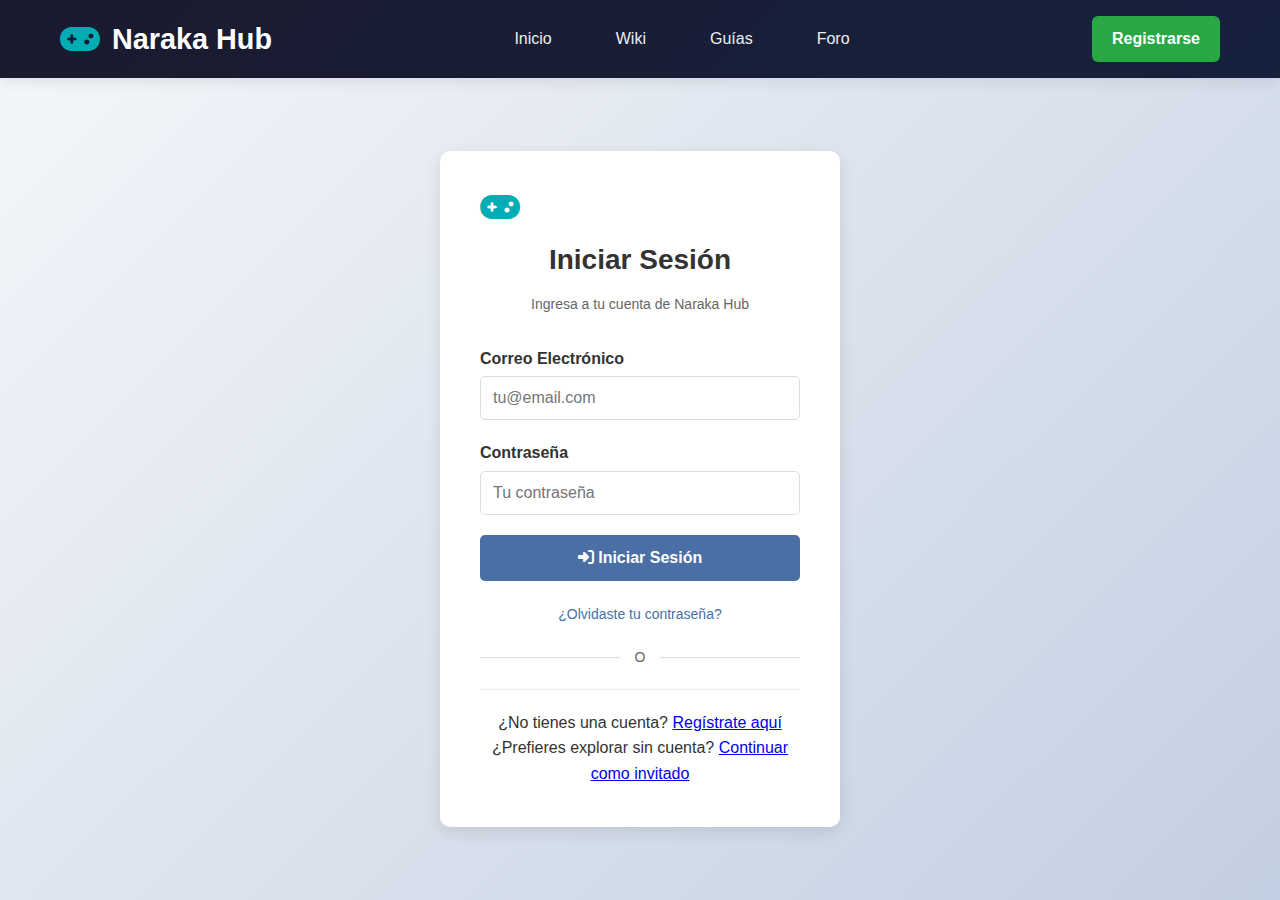
<file: login.html>
<!DOCTYPE html>
<html lang="es">
<head>
    <meta charset="UTF-8">
    <meta name="viewport" content="width=device-width, initial-scale=1.0">
    <title>Iniciar Sesión - Naraka Hub</title>
    <link rel="stylesheet" href="css/style.css">
    <link rel="stylesheet" href="https://cdnjs.cloudflare.com/ajax/libs/font-awesome/6.4.0/css/all.min.css">
    <style>
        body {
            background-color: #f5f5f5;
            font-family: Arial, sans-serif;
            margin: 0;
            padding: 0;
            min-height: 100vh;
            display: flex;
            flex-direction: column;
        }
        
        .container {
            max-width: 1200px;
            margin: 0 auto;
            padding: 0 20px;
        }
        
        main {
            flex: 1;
            display: flex;
            justify-content: center;
            align-items: center;
            padding: 40px 20px;
        }
        
        .login-container {
            background-color: white;
            border-radius: 10px;
            box-shadow: 0 5px 15px rgba(0,0,0,0.1);
            padding: 40px;
            width: 100%;
            max-width: 400px;
        }
        
        .login-header {
            text-align: center;
            margin-bottom: 30px;
        }
        
        .login-header h1 {
            color: #333;
            margin-bottom: 10px;
            font-size: 28px;
        }
        
        .login-header p {
            color: #666;
            font-size: 14px;
        }
        
        .login-header .logo {
            font-size: 40px;
            color: #4a6fa5;
            margin-bottom: 15px;
        }
        
        .form-group {
            margin-bottom: 20px;
        }
        
        .form-group label {
            display: block;
            margin-bottom: 5px;
            color: #333;
            font-weight: bold;
        }
        
        .form-control {
            width: 100%;
            padding: 12px;
            border: 1px solid #ddd;
            border-radius: 5px;
            font-size: 16px;
            box-sizing: border-box;
        }
        
        .form-control:focus {
            outline: none;
            border-color: #4a6fa5;
            box-shadow: 0 0 0 2px rgba(74, 111, 165, 0.2);
        }
        
        .btn-login-submit {
            width: 100%;
            padding: 14px;
            background-color: #4a6fa5;
            color: white;
            border: none;
            border-radius: 5px;
            font-size: 16px;
            font-weight: bold;
            cursor: pointer;
            transition: background-color 0.3s;
        }
        
        .btn-login-submit:hover {
            background-color: #3a5a85;
        }
        
        .login-options {
            margin-top: 20px;
            text-align: center;
        }
        
        .login-options a {
            color: #4a6fa5;
            text-decoration: none;
            font-size: 14px;
        }
        
        .login-options a:hover {
            text-decoration: underline;
        }
        
        .divider {
            display: flex;
            align-items: center;
            margin: 20px 0;
        }
        
        .divider::before,
        .divider::after {
            content: "";
            flex: 1;
            border-bottom: 1px solid #ddd;
        }
        
        .divider span {
            padding: 0 15px;
            color: #666;
            font-size: 14px;
        }
        
        .guest-option {
            text-align: center;
            margin-top: 20px;
            padding-top: 20px;
            border-top: 1px solid #eee;
        }
        
        .error-message {
            background-color: #fee;
            color: #c33;
            padding: 10px;
            border-radius: 5px;
            margin-bottom: 20px;
            display: none;
        }
        
        .success-message {
            background-color: #d4edda;
            color: #155724;
            padding: 10px;
            border-radius: 5px;
            margin-bottom: 20px;
            display: none;
        }
    </style>
</head>
<body>
    <nav class="navbar">
        <div class="container">
            <a href="index.html" class="logo">
                <i class="fas fa-gamepad"></i>
                <span>Naraka Hub</span>
            </a>
            
            <div class="nav-main-links">
                <a href="index.html">Inicio</a>
                <a href="wiki.html">Wiki</a>
                <a href="guides.html">Guías</a>
                <a href="forum.html">Foro</a>
            </div>
            
            <div class="nav-auth">
                <a href="register.html" class="btn-register">Registrarse</a>
            </div>
        </div>
    </nav>

    <main>
        <div class="container">
            <div class="login-container">
                <div class="login-header">
                    <div class="logo">
                        <i class="fas fa-gamepad"></i>
                    </div>
                    <h1>Iniciar Sesión</h1>
                    <p>Ingresa a tu cuenta de Naraka Hub</p>
                </div>
                
                <div id="errorMessage" class="error-message"></div>
                <div id="successMessage" class="success-message"></div>
                
                <form id="loginForm">
                    <div class="form-group">
                        <label for="email">Correo Electrónico</label>
                        <input type="email" id="email" class="form-control" placeholder="tu@email.com" required>
                    </div>
                    
                    <div class="form-group">
                        <label for="password">Contraseña</label>
                        <input type="password" id="password" class="form-control" placeholder="Tu contraseña" required>
                    </div>
                    
                    <button type="submit" class="btn-login-submit">
                        <i class="fas fa-sign-in-alt"></i> Iniciar Sesión
                    </button>
                </form>
                
                <div class="login-options">
                    <a href="forgot-password.html">¿Olvidaste tu contraseña?</a>
                </div>
                
                <div class="divider">
                    <span>O</span>
                </div>
                
                <div class="guest-option">
                    <p>¿No tienes una cuenta? <a href="register.html">Regístrate aquí</a></p>
                    <p>¿Prefieres explorar sin cuenta? <a href="index.html">Continuar como invitado</a></p>
                </div>
            </div>
        </div>
    </main>

    <script>
        document.getElementById('loginForm').addEventListener('submit', function(e) {
            e.preventDefault();
            
            const email = document.getElementById('email').value;
            const password = document.getElementById('password').value;
            const errorMessage = document.getElementById('errorMessage');
            const successMessage = document.getElementById('successMessage');
            
            // Reset messages
            errorMessage.style.display = 'none';
            successMessage.style.display = 'none';
            
            // Simple validation
            if (!email || !password) {
                errorMessage.textContent = 'Por favor, completa todos los campos.';
                errorMessage.style.display = 'block';
                return;
            }
            
            // Simulate login process (in a real app, this would be an API call)
            // For demo purposes, we'll use mock credentials
            const mockUsers = [
                { email: 'usuario@ejemplo.com', password: '123456', name: 'Usuario Demo' },
                { email: 'jugador@naraka.com', password: 'naraka123', name: 'Jugador' }
            ];
            
            const user = mockUsers.find(u => u.email === email && u.password === password);
            
            if (user) {
                // Store user info in localStorage
                localStorage.setItem('isLoggedIn', 'true');
                localStorage.setItem('userEmail', user.email);
                localStorage.setItem('userName', user.name);
                
                successMessage.textContent = '¡Inicio de sesión exitoso! Redirigiendo...';
                successMessage.style.display = 'block';
                
                // Redirect to home page after 1 second
                setTimeout(() => {
                    window.location.href = 'index.html';
                }, 1000);
            } else {
                errorMessage.textContent = 'Correo electrónico o contraseña incorrectos.';
                errorMessage.style.display = 'block';
            }
        });
        
        // Check if user is already logged in
        if (localStorage.getItem('isLoggedIn') === 'true') {
            window.location.href = 'index.html';
        }
    </script>
</body>
</html>
</file>
<file: css/style.css>
/* style.css - 完整样式 */
:root {
    --primary: #1a1a2e;
    --secondary: #16213e;
    --accent: #00adb5;
    --light: #eeeeee;
    --dark: #0f3460;
    --success: #28a745;
    --danger: #dc3545;
    --warning: #ffc107;
    --info: #17a2b8;
}

* {
    margin: 0;
    padding: 0;
    box-sizing: border-box;
}

body {
    font-family: 'Segoe UI', Tahoma, Geneva, Verdana, sans-serif;
    line-height: 1.6;
    color: #333;
    background: linear-gradient(135deg, #f5f7fa 0%, #c3cfe2 100%);
    min-height: 100vh;
}

.container {
    max-width: 1200px;
    margin: 0 auto;
    padding: 0 20px;
}

/* 导航栏 */
.navbar {
    background: linear-gradient(135deg, var(--primary) 0%, var(--secondary) 100%);
    color: white;
    padding: 1rem 0;
    box-shadow: 0 2px 15px rgba(0,0,0,0.1);
    position: sticky;
    top: 0;
    z-index: 1000;
}

.navbar .container {
    display: flex;
    justify-content: space-between;
    align-items: center;
}

.logo {
    display: flex;
    align-items: center;
    gap: 12px;
    font-size: 1.8rem;
    font-weight: bold;
    color: white;
    text-decoration: none;
    transition: transform 0.3s;
}

.logo:hover {
    transform: scale(1.05);
}

.logo i {
    color: var(--accent);
    font-size: 2rem;
}

.nav-main-links {
    display: flex;
    gap: 2rem;
}

.nav-main-links a {
    color: var(--light);
    text-decoration: none;
    padding: 8px 16px;
    border-radius: 6px;
    transition: all 0.3s;
    display: flex;
    align-items: center;
    gap: 8px;
}

.nav-main-links a:hover {
    background: rgba(255,255,255,0.1);
    color: var(--accent);
}

.nav-main-links a.active {
    background: var(--accent);
    color: white;
}

.nav-auth {
    display: flex;
    align-items: center;
    gap: 15px;
}

.btn-login, .btn-register {
    padding: 10px 20px;
    border-radius: 6px;
    text-decoration: none;
    font-weight: bold;
    display: flex;
    align-items: center;
    gap: 8px;
    transition: all 0.3s;
}

.btn-login {
    background: var(--accent);
    color: white;
}

.btn-login:hover {
    background: #00959c;
    transform: translateY(-2px);
}

.btn-register {
    background: var(--success);
    color: white;
}

.btn-register:hover {
    background: #218838;
    transform: translateY(-2px);
}

/* Hero区域 */
.hero {
    background: linear-gradient(rgba(26,26,46,0.9), rgba(22,33,62,0.9)),
                url('../assets/hero-bg.jpg');
    background-size: cover;
    background-position: center;
    color: white;
    padding: 80px 0;
    text-align: center;
    border-radius: 0 0 20px 20px;
    margin-bottom: 40px;
}

.hero-content {
    max-width: 800px;
    margin: 0 auto;
}

.hero h1 {
    font-size: 3.5rem;
    margin-bottom: 20px;
    background: linear-gradient(90deg, var(--accent), #4cc9f0);
    -webkit-background-clip: text;
    -webkit-text-fill-color: transparent;
}

.hero-subtitle {
    font-size: 1.3rem;
    opacity: 0.9;
    margin-bottom: 40px;
}

.hero-buttons {
    display: flex;
    justify-content: center;
    gap: 20px;
    flex-wrap: wrap;
}

.btn-primary, .btn-secondary, .btn-outline {
    padding: 15px 30px;
    border-radius: 8px;
    text-decoration: none;
    font-weight: bold;
    display: inline-flex;
    align-items: center;
    gap: 10px;
    transition: all 0.3s;
}

.btn-primary {
    background: var(--accent);
    color: white;
    border: none;
}

.btn-primary:hover {
    background: #00959c;
    transform: translateY(-3px);
    box-shadow: 0 5px 15px rgba(0,173,181,0.3);
}

.btn-secondary {
    background: var(--dark);
    color: white;
}

.btn-secondary:hover {
    background: var(--primary);
    transform: translateY(-3px);
}

.btn-outline {
    background: transparent;
    color: white;
    border: 2px solid white;
}

.btn-outline:hover {
    background: white;
    color: var(--primary);
    transform: translateY(-3px);
}

/* 功能卡片 */
.features-section {
    padding: 60px 0;
}

.section-title {
    text-align: center;
    font-size: 2.5rem;
    color: var(--primary);
    margin-bottom: 50px;
}

.features-grid {
    display: grid;
    grid-template-columns: repeat(auto-fit, minmax(300px, 1fr));
    gap: 30px;
}

.feature-card {
    background: white;
    padding: 30px;
    border-radius: 15px;
    box-shadow: 0 10px 30px rgba(0,0,0,0.08);
    transition: transform 0.3s, box-shadow 0.3s;
    text-align: center;
}

.feature-card:hover {
    transform: translateY(-10px);
    box-shadow: 0 15px 40px rgba(0,0,0,0.12);
}

.feature-icon {
    font-size: 3.5rem;
    color: var(--accent);
    margin-bottom: 20px;
}

.feature-card h3 {
    color: var(--primary);
    margin-bottom: 15px;
    font-size: 1.5rem;
}

.feature-link {
    display: inline-flex;
    align-items: center;
    gap: 8px;
    color: var(--accent);
    text-decoration: none;
    margin-top: 20px;
    font-weight: bold;
}

/* 页脚 */
footer {
    background: var(--primary);
    color: white;
    padding: 60px 0 30px;
    margin-top: 80px;
}

.footer-content {
    display: grid;
    grid-template-columns: repeat(auto-fit, minmax(250px, 1fr));
    gap: 40px;
    margin-bottom: 40px;
}

.footer-section h3, .footer-section h4 {
    margin-bottom: 20px;
    color: var(--accent);
}

.footer-section ul {
    list-style: none;
}

.footer-section ul li {
    margin-bottom: 10px;
}

.footer-section a {
    color: var(--light);
    text-decoration: none;
    transition: color 0.3s;
}

.footer-section a:hover {
    color: var(--accent);
}

.social-links {
    display: flex;
    flex-direction: column;
    gap: 10px;
}

.footer-bottom {
    text-align: center;
    padding-top: 30px;
    border-top: 1px solid rgba(255,255,255,0.1);
}

.debug-info {
    font-size: 0.8rem;
    opacity: 0.7;
    margin-top: 10px;
}

/* 响应式设计 */
@media (max-width: 768px) {
    .navbar .container {
        flex-direction: column;
        gap: 20px;
    }
    
    .nav-main-links {
        flex-wrap: wrap;
        justify-content: center;
    }
    
    .hero h1 {
        font-size: 2.5rem;
    }
    
    .hero-buttons {
        flex-direction: column;
        align-items: center;
    }
    
    .features-grid {
        grid-template-columns: 1fr;
    }
}
/* 添加以下样式到你的 style.css 文件末尾 */

/* 用户下拉菜单 */
.user-dropdown {
    position: relative;
    cursor: pointer;
}

.user-greeting {
    color: white;
    padding: 8px 15px;
    border-radius: 6px;
    display: flex;
    align-items: center;
    gap: 8px;
    transition: background 0.3s;
}

.user-greeting:hover {
    background: rgba(255,255,255,0.1);
}

.dropdown-menu {
    position: absolute;
    top: 100%;
    right: 0;
    background: white;
    min-width: 200px;
    border-radius: 8px;
    box-shadow: 0 5px 20px rgba(0,0,0,0.15);
    opacity: 0;
    visibility: hidden;
    transform: translateY(-10px);
    transition: all 0.3s;
    z-index: 1000;
}

.dropdown-menu.show {
    opacity: 1;
    visibility: visible;
    transform: translateY(5px);
}

.dropdown-menu a {
    display: flex;
    align-items: center;
    gap: 10px;
    padding: 12px 20px;
    color: #333;
    text-decoration: none;
    transition: background 0.3s;
    border-bottom: 1px solid #eee;
}

.dropdown-menu a:last-child {
    border-bottom: none;
}

.dropdown-menu a:hover {
    background: #f8f9fa;
    color: var(--accent);
}

.dropdown-divider {
    height: 1px;
    background: #eee;
    margin: 5px 0;
}

.logout-btn {
    color: var(--danger) !important;
}

/* 响应式调整 */
@media (max-width: 768px) {
    .nav-auth {
        flex-direction: column;
        align-items: stretch;
        gap: 10px;
    }
    
    .user-dropdown {
        order: -1;
    }
    
    .dropdown-menu {
        position: fixed;
        top: 70px;
        left: 20px;
        right: 20px;
        width: auto;
    }
}
</file>
